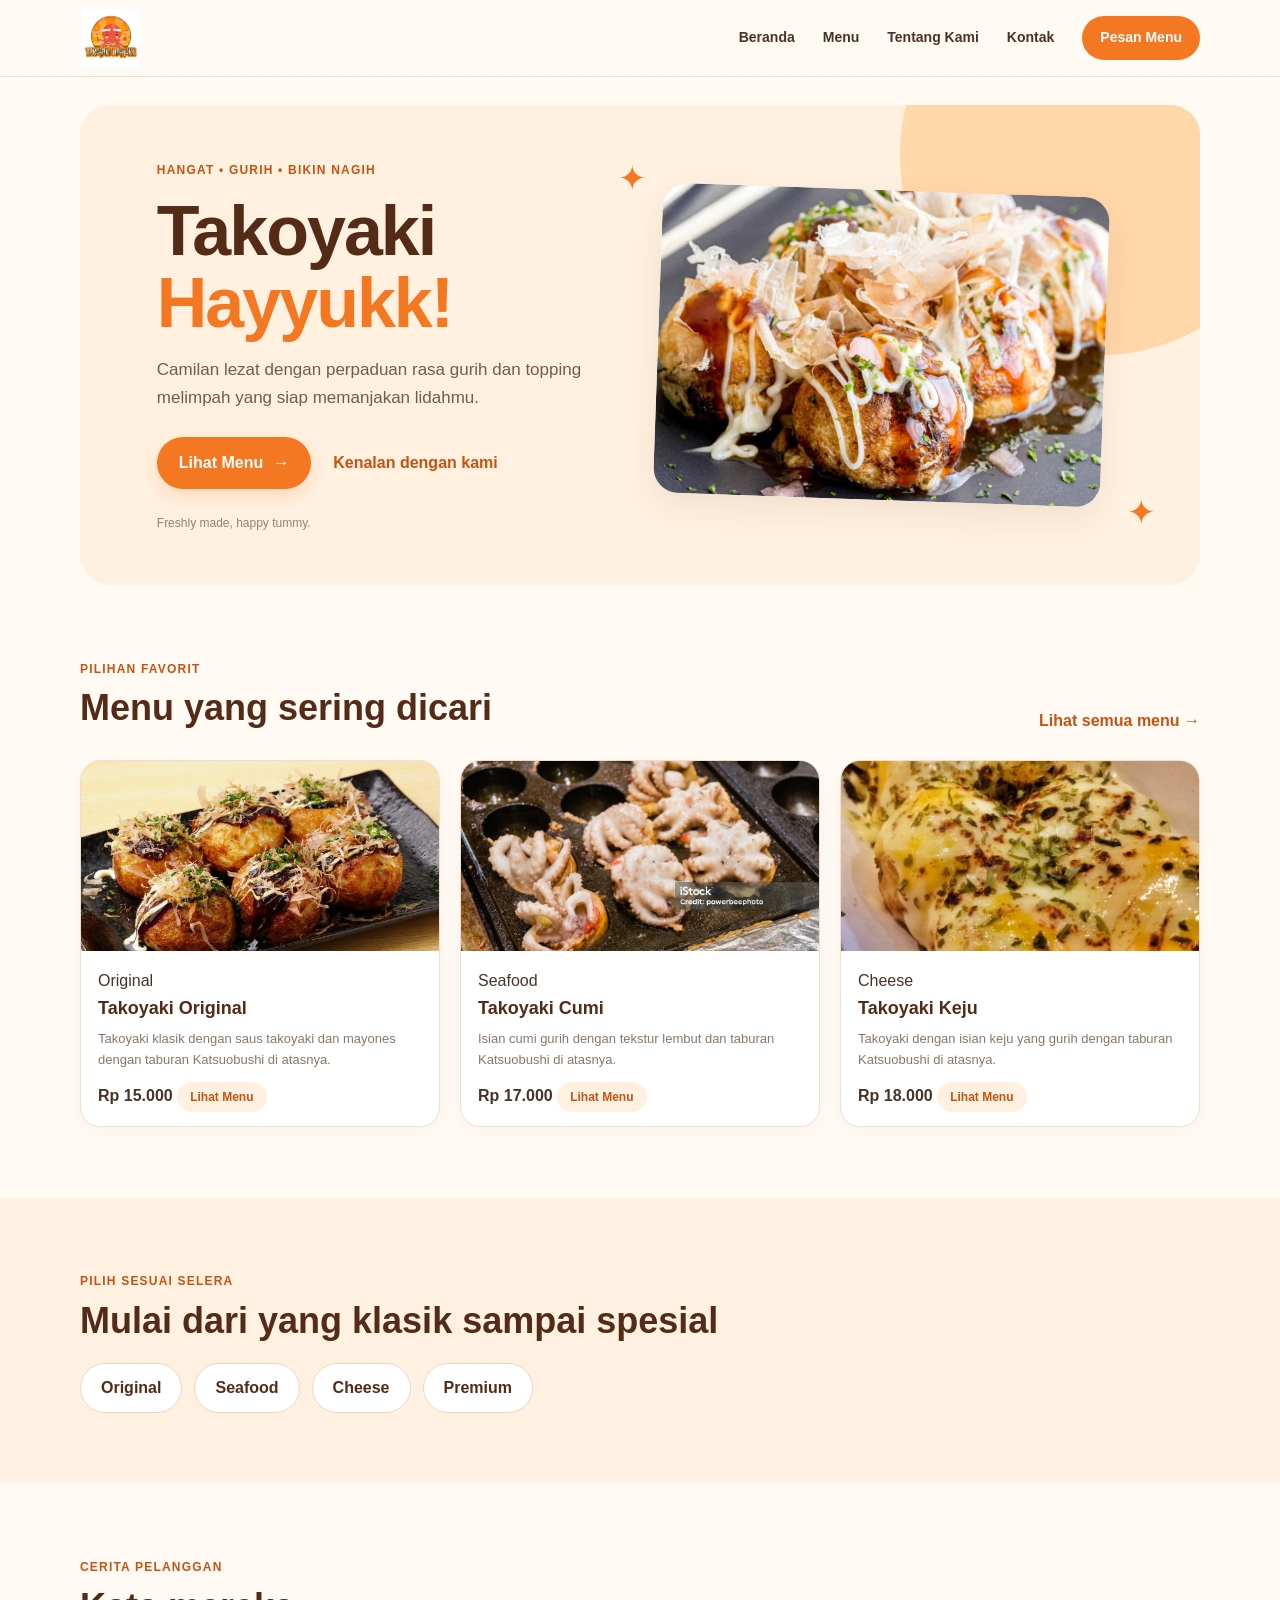
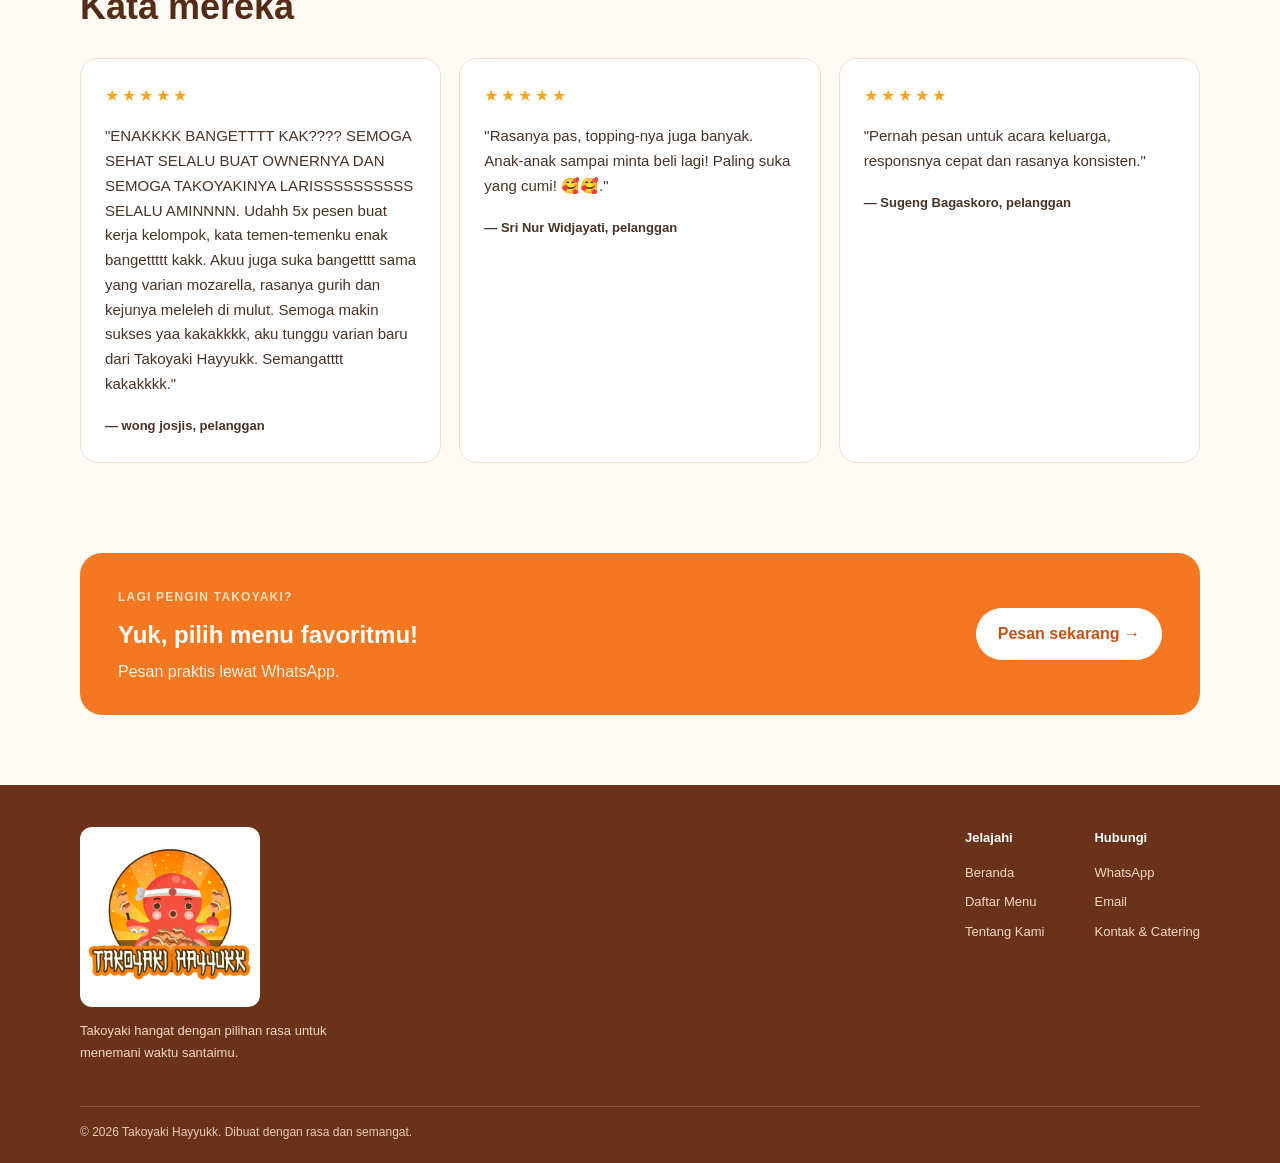
<file: index.html>
<!DOCTYPE html>
<html lang="id">

<head>
    <meta charset="UTF-8">
    <meta name="viewport" content="width=device-width, initial-scale=1.0">

    <meta name="description" content="Takoyaki Hayyukk - Takoyaki hangat dengan banyak pilihan rasa.">

    <title>Takoyaki Hayyukk</title>

    <link rel="stylesheet" href="style.css">

</head>

<body>

    <!-- HEADER / NAVBAR -->
    <header class="site-header">

        <div class="wrap nav-wrap">

            <!-- Logo -->
            <a href="index.html" class="brand">
                <img src="logo takoyaki.png" alt="Logo Takoyaki Hayyukk">
            </a>

            <!-- Tombol Menu Mobile -->
            <button
                class="menu-toggle"
                id="menu-toggle"
                aria-label="Buka navigasi"
                aria-expanded="false">
            </button>

            <!-- Navigasi -->
            <nav class="nav-links" id="nav-links">

                <a href="index.html">Beranda</a>
                <a href="katalog.html">Menu</a>
                <a href="tentang.html">Tentang Kami</a>
                <a href="kontak.html">Kontak</a>

                <a href="katalog.html" class="nav-cta">
                    Pesan Menu
                </a>

            </nav>

        </div>

    </header>


    <!-- KONTEN UTAMA -->
    <main>

        <!-- HERO SECTION -->
        <section class="hero wrap">

            <div class="hero-copy">

                <span class="eyebrow">
                    Hangat &bull; Gurih &bull; Bikin Nagih
                </span>

                <h1>
                    Takoyaki
                    <em>Hayyukk!</em>
                </h1>

                <p>
                    Camilan lezat dengan perpaduan rasa gurih dan
                    topping melimpah yang siap memanjakan lidahmu.
                </p>

                <!-- Tombol Hero -->
                <div class="hero-actions">

                    <a href="katalog.html" class="btn">
                        Lihat Menu
                        <span>&rarr;</span>
                    </a>

                    <a href="tentang.html" class="text-link">
                        Kenalan dengan kami
                    </a>

                </div>

                <div class="mini-note">
                    Freshly made, happy tummy.
                </div>

            </div>


            <!-- Gambar Hero -->
            <div class="hero-photo">

                <img
                    src="gambar takoyaki beranda.jpg"
                    alt="Takoyaki dengan saus dan topping">

            </div>


            <!-- Dekorasi -->
            <span class="spark spark-one">✦</span>
            <span class="spark spark-two">✦</span>

        </section>


        <!-- PRODUK FAVORIT -->
        <section class="section wrap">

            <div class="section-heading">

                <div>
                    <span class="eyebrow">Pilihan favorit</span>
                    <h2>Menu yang sering dicari</h2>
                </div>

                <a href="katalog.html" class="text-link">
                    Lihat semua menu &rarr;
                </a>

            </div>


            <!-- DAFTAR PRODUK -->
            <div class="product-grid featured" id="featured-products">


                <!-- PRODUK 1 -->
                <article class="product-card">

                    <a href="detail.html?id=original">
                        <img src="takoyaki original.jpg" alt="Takoyaki Original">
                    </a>

                    <div class="product-card-body">

                        <span class="product-label">Original</span>

                        <h3>Takoyaki Original</h3>

                        <p>
                            Takoyaki klasik dengan saus takoyaki dan
                            mayones dengan taburan Katsuobushi di atasnya.
                        </p>

                        <strong>Rp 15.000</strong>

                        <a href="detail.html?id=original" class="small-btn">
                            Lihat Menu
                        </a>

                    </div>

                </article>


                <!-- PRODUK 2 -->
                <article class="product-card">

                    <a href="detail.html?id=cumi">
                        <img src="takoyaki cumi.jpg" alt="Takoyaki Cumi">
                    </a>

                    <div class="product-card-body">

                        <span class="product-label">Seafood</span>

                        <h3>Takoyaki Cumi</h3>

                        <p>
                            Isian cumi gurih dengan tekstur lembut dan
                            taburan Katsuobushi di atasnya.
                        </p>

                        <strong>Rp 17.000</strong>

                        <a href="detail.html?id=cumi" class="small-btn">
                            Lihat Menu
                        </a>

                    </div>

                </article>


                <!-- PRODUK 3 -->
                <article class="product-card">

                    <a href="detail.html?id=keju">
                        <img src="takoyaki keju.jpeg" alt="Takoyaki Keju">
                    </a>

                    <div class="product-card-body">

                        <span class="product-label">Cheese</span>

                        <h3>Takoyaki Keju</h3>

                        <p>
                            Takoyaki dengan isian keju yang gurih
                            dengan taburan Katsuobushi di atasnya.
                        </p>

                        <strong>Rp 18.000</strong>

                        <a href="detail.html?id=keju" class="small-btn">
                            Lihat Menu
                        </a>

                    </div>

                </article>

            </div>

        </section>


        <!-- KATEGORI PRODUK -->
        <section class="section categories-band">

            <div class="wrap">

                <span class="eyebrow">
                    Pilih sesuai selera
                </span>

                <h2>
                    Mulai dari yang klasik sampai spesial
                </h2>

                <!-- PILIHAN KATEGORI -->
                <div class="category-chips">

                    <a href="katalog.html?category=Original">
                        Original
                    </a>

                    <a href="katalog.html?category=Seafood">
                        Seafood
                    </a>

                    <a href="katalog.html?category=Cheese">
                        Cheese
                    </a>

                    <a href="katalog.html?category=Premium">
                        Premium
                    </a>

                </div>

            </div>

        </section>


        <!-- TESTIMONI PELANGGAN -->
        <section class="section wrap">

            <div class="section-heading">

                <div>
                    <span class="eyebrow">Cerita pelanggan</span>
                    <h2>Kata mereka</h2>
                </div>

            </div>


            <div class="testimonial-grid">


                <!-- TESTIMONI 1 -->
                <article class="quote-card">

                    <div class="stars">
                        &starf;&starf;&starf;&starf;&starf;
                    </div>

                    <p>
                        "ENAKKKK BANGETTTT KAK???? SEMOGA SEHAT SELALU
                        BUAT OWNERNYA DAN SEMOGA TAKOYAKINYA LARISSSSSSSSSS
                        SELALU AMINNNN. Udahh 5x pesen buat kerja kelompok,
                        kata temen-temenku enak bangettttt kakk.
                        Akuu juga suka bangetttt sama yang varian mozarella,
                        rasanya gurih dan kejunya meleleh di mulut.
                        Semoga makin sukses yaa kakakkkk, aku tunggu varian baru dari
                        Takoyaki Hayyukk. Semangatttt kakakkkk."
                    </p>

                    <b>— wong josjis, pelanggan</b>

                </article>


                <!-- TESTIMONI 2 -->
                <article class="quote-card">

                    <div class="stars">
                        &starf;&starf;&starf;&starf;&starf;
                    </div>

                    <p>
                        "Rasanya pas, topping-nya juga banyak.
                        Anak-anak sampai minta beli lagi!
                        Paling suka yang cumi! 🥰🥰."
                    </p>

                    <b>— Sri Nur Widjayati, pelanggan</b>

                </article>


                <!-- TESTIMONI 3 -->
                <article class="quote-card">

                    <div class="stars">
                        &starf;&starf;&starf;&starf;&starf;
                    </div>

                    <p>
                        "Pernah pesan untuk acara keluarga, responsnya
                        cepat dan rasanya konsisten."
                    </p>

                    <b>— Sugeng Bagaskoro, pelanggan</b>

                </article>

            </div>

        </section>


        <!-- CALL TO ACTION -->
        <section class="cta-strip wrap">

            <div>

                <span class="eyebrow">
                    Lagi pengin takoyaki?
                </span>

                <h2>
                    Yuk, pilih menu favoritmu!
                </h2>

                <p>
                    Pesan praktis lewat WhatsApp.
                </p>

            </div>

            <a href="katalog.html" class="btn btn-light">
                Pesan sekarang &rarr;
            </a>

        </section>

    </main>


    <!-- FOOTER -->
    <footer class="site-footer">

        <div class="wrap">

            <div class="footer-main">


                <!-- INFORMASI TOKO -->
                <div class="footer-brand">

                    <a href="index.html">
                        <img src="logo takoyaki.png" alt="Logo Takoyaki Hayyukk">
                    </a>

                    <p>
                        Takoyaki hangat dengan pilihan rasa untuk
                        menemani waktu santaimu.
                    </p>

                </div>


                <!-- LINK FOOTER -->
                <div class="footer-links">


                    <!-- NAVIGASI -->
                    <div>

                        <b>Jelajahi</b>

                        <a href="index.html">Beranda</a>
                        <a href="katalog.html">Daftar Menu</a>
                        <a href="tentang.html">Tentang Kami</a>

                    </div>


                    <!-- KONTAK -->
                    <div>

                        <b>Hubungi</b>

                        <a href="https://wa.me/628812466667" target="_blank">
                            WhatsApp
                        </a>

                        <a href="mailto:takoyakihayyukk@gmail.com">
                            Email
                        </a>

                        <a href="kontak.html">
                            Kontak &amp; Catering
                        </a>

                    </div>

                </div>

            </div>


            <!-- COPYRIGHT -->
            <div class="copyright">

                &copy; 2026 Takoyaki Hayyukk.
                Dibuat dengan rasa dan semangat.

            </div>

        </div>

    </footer>


    <!-- JAVASCRIPT UTAMA WEBSITE -->
    <script src="script.js"></script>

</body>

</html>
</file>
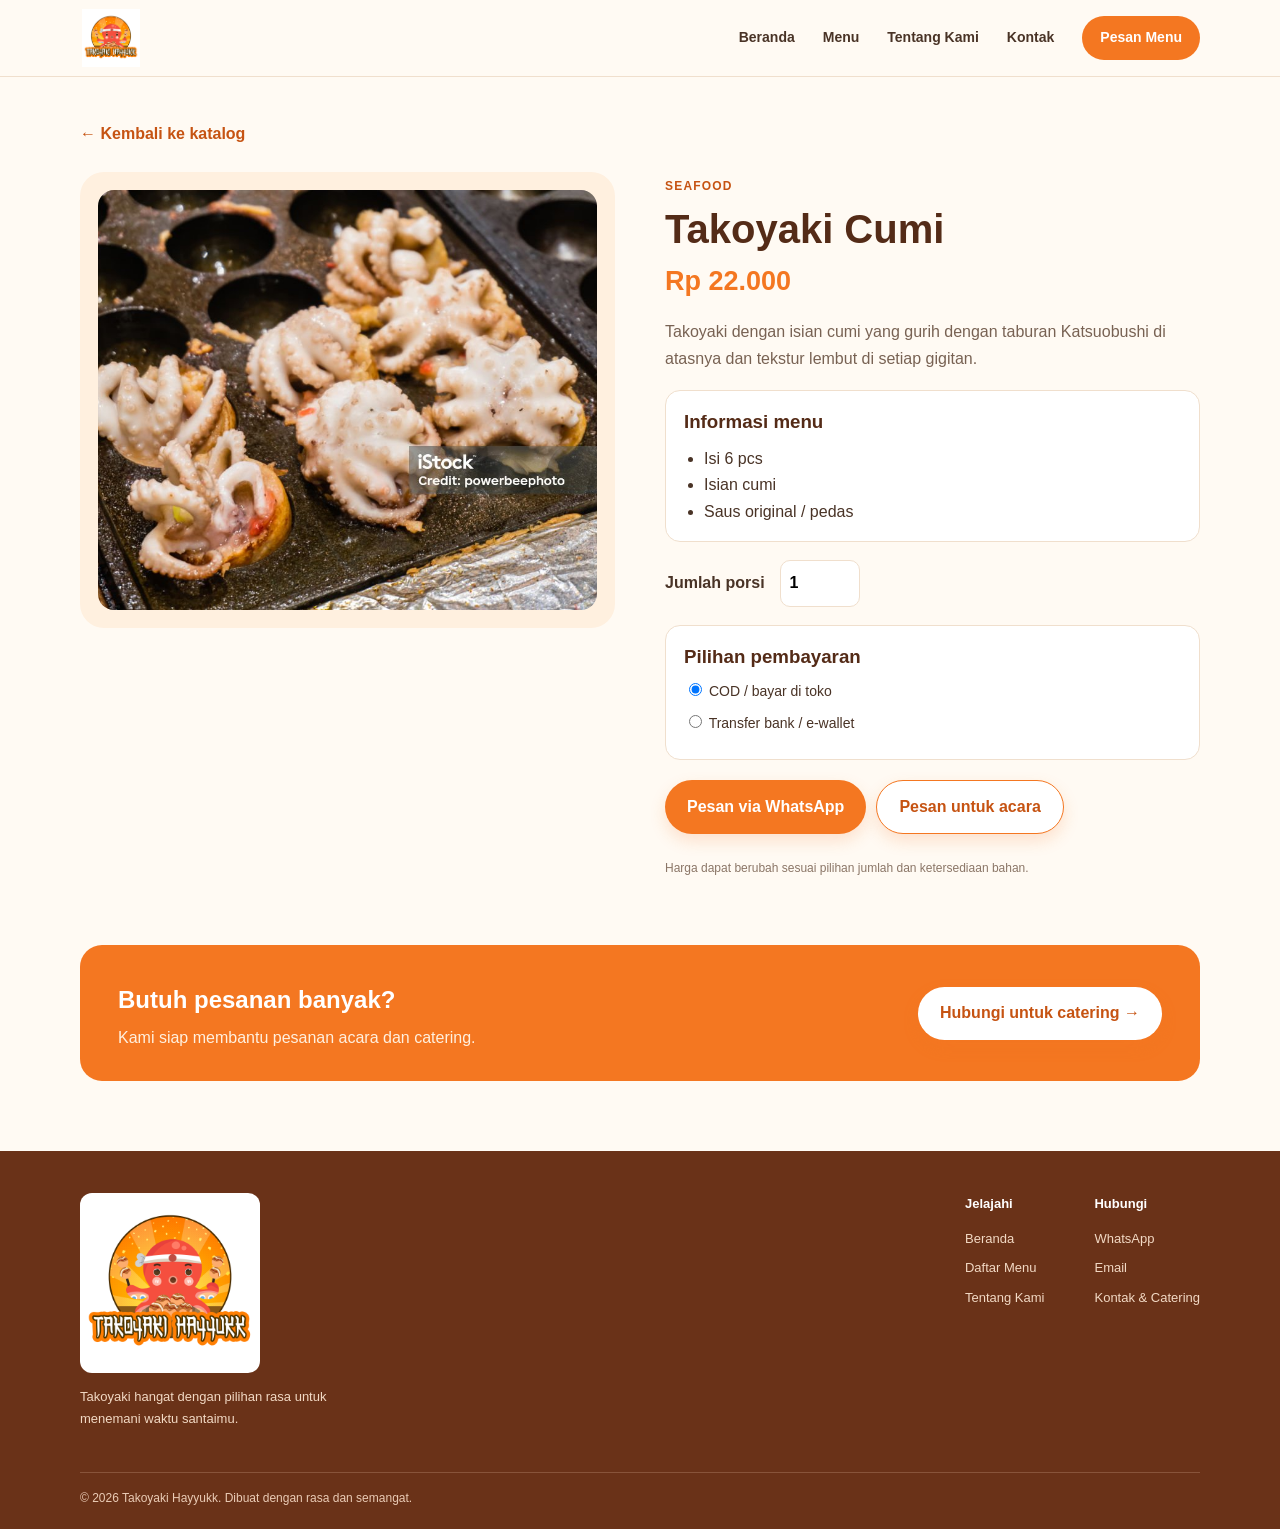
<file: detail.html>
<!DOCTYPE html>
<html lang="id">

<head>
    <meta charset="UTF-8">
    <meta name="viewport" content="width=device-width, initial-scale=1.0">

    <title>Detail Menu | Takoyaki Hayyukk</title>

    <link rel="stylesheet" href="style.css">
</head>

<body>

    <!-- HEADER / NAVBAR -->
    <header class="site-header">
        <div class="wrap nav-wrap">

            <a class="brand" href="index.html">
                <img src="logo takoyaki.png" alt="Logo Takoyaki Hayyukk">
            </a>

            <button
                class="menu-toggle"
                id="menu-toggle"
                aria-label="Buka navigasi"
                aria-expanded="false">
                ☰
            </button>

            <nav class="nav-links" id="nav-links">
                <a href="index.html">Beranda</a>
                <a href="katalog.html">Menu</a>
                <a href="tentang.html">Tentang Kami</a>
                <a href="kontak.html">Kontak</a>
                <a href="katalog.html" class="nav-cta">Pesan Menu</a>
            </nav>

        </div>
    </header>


    <!-- MAIN CONTENT -->
    <main class="wrap page-main">

        <!-- BACK LINK -->
        <a class="back-link" href="katalog.html">
            &larr; Kembali ke katalog
        </a>


        <!-- DETAIL MENU SECTION -->
        <section class="detail-layout">

            <!-- PRODUCT IMAGE -->
            <div class="detail-image">
                <img
                    src="takoyaki cumi.jpg"
                    alt="Takoyaki pilihan"
                    id="detail-image">
            </div>


            <!-- PRODUCT INFORMATION -->
            <div class="detail-copy">

                <span class="eyebrow" id="detail-category">
                    Menu favorit
                </span>

                <h1 id="detail-name">
                    Takoyaki Cumi
                </h1>

                <div class="detail-price" id="detail-price">
                    Rp 17.000
                </div>

                <p id="detail-description">
                    Takoyaki dengan isian cumi yang gurih dan taburan Katsuobushi di atasnya.
                </p>


                <!-- PRODUCT SPECIFICATIONS -->
                <div class="spec-box">

                    <h3>
                        Informasi menu
                    </h3>

                    <ul id="detail-specs">
                        <li>Isi 6 pcs</li>
                        <li>Saus takoyaki dan mayones</li>
                        <li>Dibuat saat dipesan</li>
                    </ul>

                </div>


                <!-- QUANTITY -->
                <label class="qty-label">
                    Jumlah porsi

                    <input
                        type="number"
                        id="detail-qty"
                        min="1"
                        value="1">
                </label>


                <!-- PAYMENT METHOD -->
                <div class="payment-box">

                    <h3>
                        Pilihan pembayaran
                    </h3>

                    <label>
                        <input
                            type="radio"
                            name="payment"
                            value="COD / bayar di toko"
                            checked>

                        COD / bayar di toko
                    </label>

                    <label>
                        <input
                            type="radio"
                            name="payment"
                            value="Transfer bank / e-wallet">

                        Transfer bank / e-wallet
                    </label>

                </div>


                <!-- ORDER ACTIONS -->
                <div class="order-actions">

                    <button class="btn" id="detail-wa">
                        Pesan via WhatsApp
                    </button>

                    <a
                        href="kontak.html"
                        class="btn btn-outline"
                        id="detail-email">
                        Pesan untuk acara
                    </a>

                </div>


                <!-- PRICE INFORMATION -->
                <small class="muted">
                    Harga dapat berubah sesuai pilihan jumlah dan ketersediaan bahan.
                </small>

            </div>

        </section>


        <!-- CATERING CTA -->
        <section class="cta-strip">

            <div>

                <h2>
                    Butuh pesanan banyak?
                </h2>

                <p>
                    Kami siap membantu pesanan acara dan catering.
                </p>

            </div>

            <a
                href="kontak.html#catering"
                class="btn btn-light">
                Hubungi untuk catering &rarr;
            </a>

        </section>

    </main>


    <!-- FOOTER -->
    <footer class="site-footer">

        <div class="wrap">

            <div class="footer-main">

                <!-- FOOTER BRAND -->
                <div class="footer-brand">

                    <a href="index.html">
                        <img src="logo takoyaki.png" alt="Logo Takoyaki Hayyukk">
                    </a>

                    <p>
                        Takoyaki hangat dengan pilihan rasa
                        untuk menemani waktu santaimu.
                    </p>

                </div>


                <!-- FOOTER LINKS -->
                <div class="footer-links">

                    <!-- EXPLORE -->
                    <div>

                        <b>Jelajahi</b>

                        <a href="index.html">Beranda</a>
                        <a href="katalog.html">Daftar Menu</a>
                        <a href="tentang.html">Tentang Kami</a>

                    </div>


                    <!-- CONTACT -->
                    <div>

                        <b>Hubungi</b>

                        <a href="https://wa.me/628812466667">
                            WhatsApp
                        </a>

                        <a href="mailto:takoyakihayyukk@gmail.com">
                            Email
                        </a>

                        <a href="kontak.html">
                            Kontak &amp; Catering
                        </a>

                    </div>

                </div>

            </div>


            <!-- COPYRIGHT -->
            <div class="copyright">

                &copy; 2026 Takoyaki Hayyukk.
                Dibuat dengan rasa dan semangat.

            </div>

        </div>

    </footer>


    <!-- JAVASCRIPT -->
    <script src="script.js"></script>

</body>

</html>
</file>
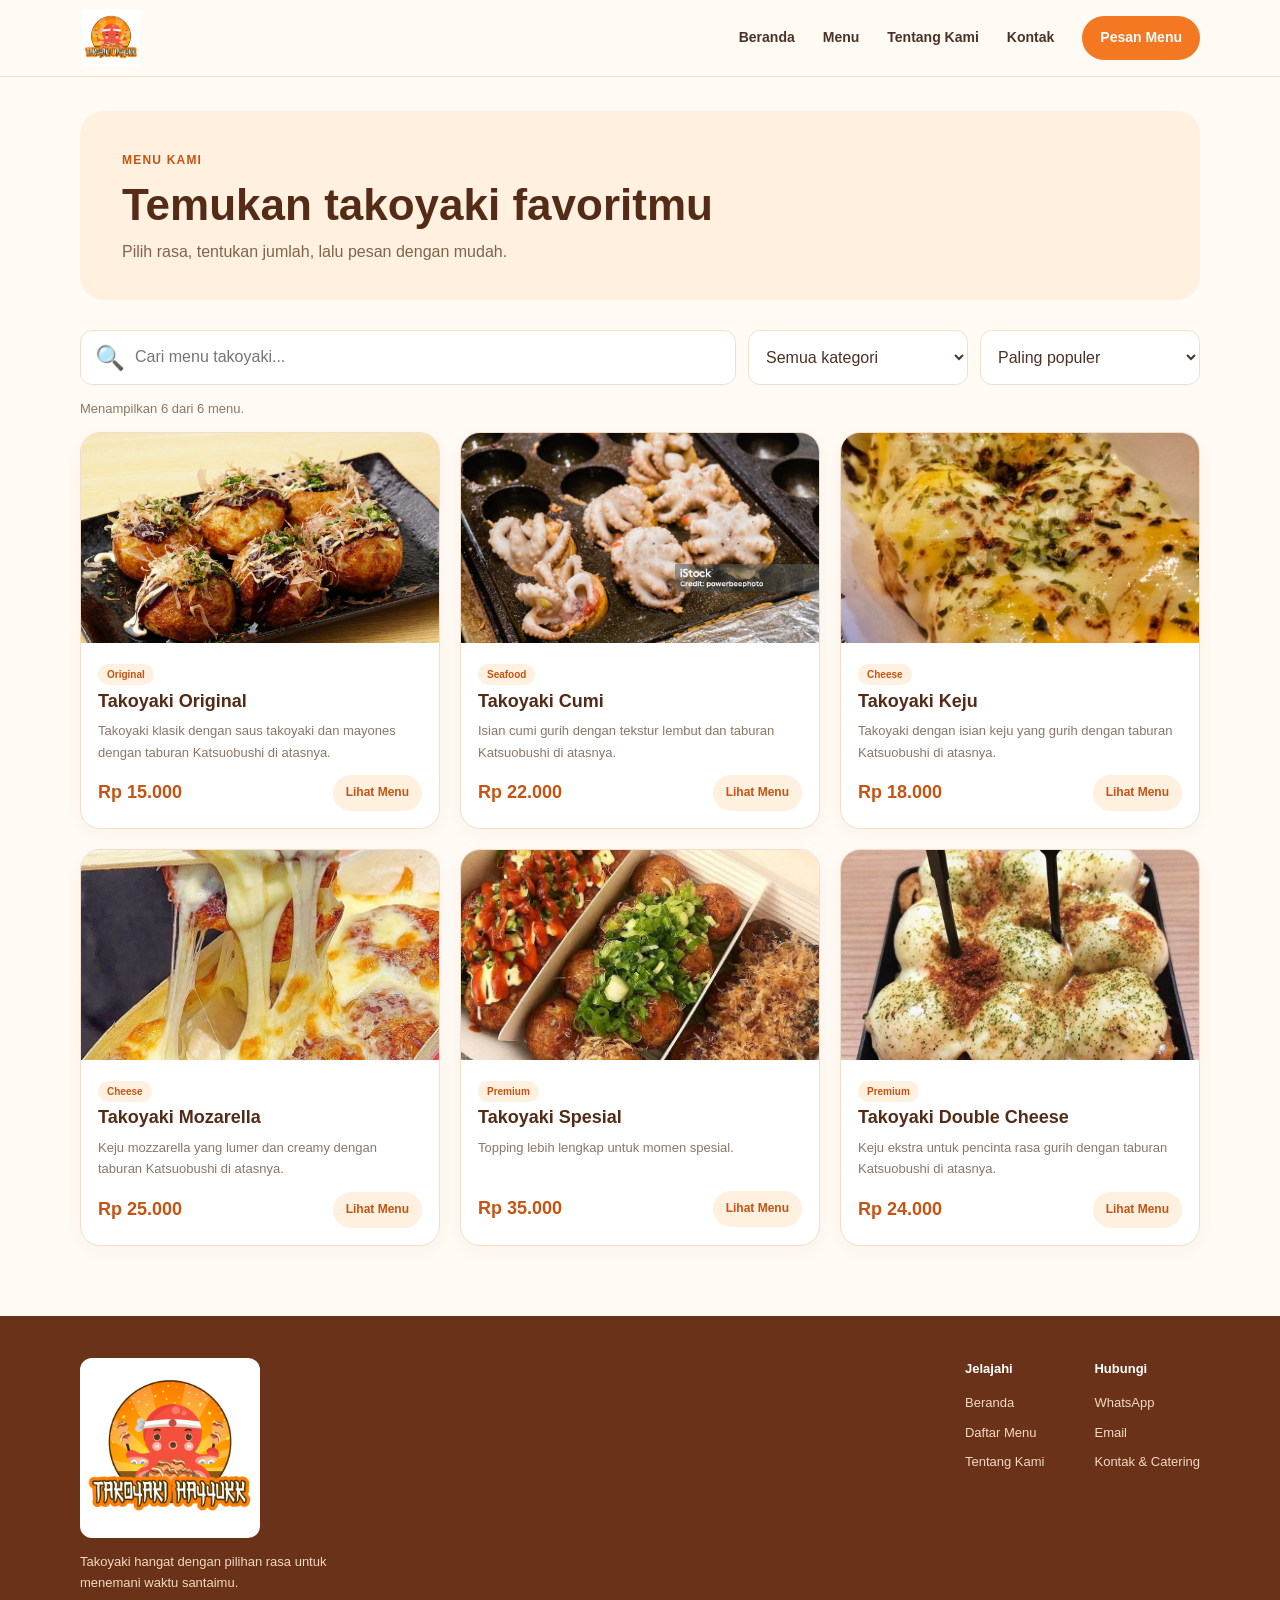
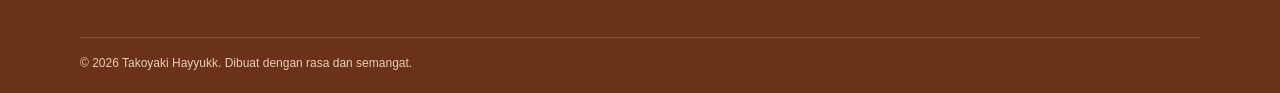
<file: katalog.html>
<!DOCTYPE html>
<html lang="id">

<head>
    <meta charset="UTF-8">
    <meta name="viewport" content="width=device-width, initial-scale=1.0">

    <title>Katalog Menu | Takoyaki Hayyukk</title>

    <link rel="stylesheet" href="style.css">
</head>

<body>

    <!-- HEADER / NAVBAR -->
    <header class="site-header">
        <div class="wrap nav-wrap">

            <a class="brand" href="index.html">
                <img src="logo takoyaki.png" alt="Logo Takoyaki Hayyukk">
            </a>

            <button
                class="menu-toggle"
                id="menu-toggle"
                aria-label="Buka navigasi"
                aria-expanded="false">
                ☰
            </button>

            <nav class="nav-links" id="nav-links">
                <a href="index.html">Beranda</a>
                <a href="katalog.html">Menu</a>
                <a href="tentang.html">Tentang Kami</a>
                <a href="kontak.html">Kontak</a>
                <a href="katalog.html" class="nav-cta">Pesan Menu</a>
            </nav>

        </div>
    </header>


    <!-- MAIN CONTENT -->
    <main class="wrap page-main">

        <!-- PAGE BANNER -->
        <section class="page-banner">

            <span class="eyebrow">
                Menu kami
            </span>

            <h1>
                Temukan takoyaki favoritmu
            </h1>

            <p>
                Pilih rasa, tentukan jumlah, lalu pesan dengan mudah.
            </p>

        </section>


        <!-- CATALOG TOOLS -->
        <div class="catalog-tools">

            <!-- SEARCH MENU -->
            <label class="search-box">

                <span>
                    &#128269;
                </span>

                <input
                    type="search"
                    id="search-input"
                    placeholder="Cari menu takoyaki...">

            </label>


            <!-- CATEGORY FILTER -->
            <select id="category-filter" aria-label="Filter kategori">

                <option value="">
                    Semua kategori
                </option>

                <option>Original</option>
                <option>Seafood</option>
                <option>Cheese</option>
                <option>Premium</option>

            </select>


            <!-- SORT FILTER -->
            <select id="sort-filter" aria-label="Urutkan produk">

                <option value="popular">
                    Paling populer
                </option>

                <option value="low">
                    Harga terendah
                </option>

                <option value="high">
                    Harga tertinggi
                </option>

                <option value="name">
                    Nama A-Z
                </option>

            </select>

        </div>


        <!-- RESULT COUNT -->
        <p class="result-count" id="result-count"></p>


        <!-- PRODUCT CATALOG -->
        <div class="product-grid catalog-grid" id="catalog-products">


            <!-- PRODUCT 1: TAKOYAKI ORIGINAL -->
            <article
                class="product-card"
                data-id="original"
                data-name="Takoyaki Original"
                data-category="Original"
                data-price="15000">

                <a href="detail.html?id=original">
                    <img src="takoyaki original.jpg" alt="Takoyaki Original">
                </a>

                <div class="product-card-body">

                    <span class="badge">
                        Original
                    </span>

                    <h3>
                        Takoyaki Original
                    </h3>

                    <p>
                        Takoyaki klasik dengan saus takoyaki dan mayones dengan taburan Katsuobushi di atasnya.
                    </p>

                    <div class="card-bottom">

                        <strong class="price">
                            Rp 15.000
                        </strong>

                        <a
                            href="detail.html?id=original"
                            class="small-btn">
                            Lihat Menu
                        </a>

                    </div>

                </div>

            </article>


            <!-- PRODUCT 2: TAKOYAKI CUMI -->
            <article
                class="product-card"
                data-id="cumi"
                data-name="Takoyaki Cumi"
                data-category="Seafood"
                data-price="22000">

                <a href="detail.html?id=cumi">
                    <img src="takoyaki cumi.jpg" alt="Takoyaki Cumi">
                </a>

                <div class="product-card-body">

                    <span class="badge">
                        Seafood
                    </span>

                    <h3>
                        Takoyaki Cumi
                    </h3>

                    <p>
                        Isian cumi gurih dengan tekstur lembut dan taburan Katsuobushi di atasnya.
                    </p>

                    <div class="card-bottom">

                        <strong class="price">
                            Rp 22.000
                        </strong>

                        <a
                            href="detail.html?id=cumi"
                            class="small-btn">
                            Lihat Menu
                        </a>

                    </div>

                </div>

            </article>


            <!-- PRODUCT 3: TAKOYAKI KEJU -->
            <article
                class="product-card"
                data-id="keju"
                data-name="Takoyaki Keju"
                data-category="Cheese"
                data-price="18000">

                <a href="detail.html?id=keju">
                    <img src="takoyaki keju.jpeg" alt="Takoyaki Keju">
                </a>

                <div class="product-card-body">

                    <span class="badge">
                        Cheese
                    </span>

                    <h3>
                        Takoyaki Keju
                    </h3>

                    <p>
                        Takoyaki dengan isian keju yang gurih dengan taburan Katsuobushi di atasnya.
                    </p>

                    <div class="card-bottom">

                        <strong class="price">
                            Rp 18.000
                        </strong>

                        <a
                            href="detail.html?id=keju"
                            class="small-btn">
                            Lihat Menu
                        </a>

                    </div>

                </div>

            </article>


            <!-- PRODUCT 4: TAKOYAKI MOZARELLA -->
            <article
                class="product-card"
                data-id="mozarella"
                data-name="Takoyaki Mozarella"
                data-category="Cheese"
                data-price="25000">

                <a href="detail.html?id=mozarella">
                    <img src="takoyaki mozarella.jpeg" alt="Takoyaki Mozarella">
                </a>

                <div class="product-card-body">

                    <span class="badge">
                        Cheese
                    </span>

                    <h3>
                        Takoyaki Mozarella
                    </h3>

                    <p>
                        Keju mozzarella yang lumer dan creamy dengan taburan Katsuobushi di atasnya.
                    </p>

                    <div class="card-bottom">

                        <strong class="price">
                            Rp 25.000
                        </strong>

                        <a
                            href="detail.html?id=mozarella"
                            class="small-btn">
                            Lihat Menu
                        </a>

                    </div>

                </div>

            </article>


            <!-- PRODUCT 5: TAKOYAKI SPESIAL -->
            <article
                class="product-card"
                data-id="spesial"
                data-name="Takoyaki Spesial"
                data-category="Premium"
                data-price="35000">

                <a href="detail.html?id=spesial">
                    <img src="takoyaki spesial.jpg" alt="Takoyaki Spesial">
                </a>

                <div class="product-card-body">

                    <span class="badge">
                        Premium
                    </span>

                    <h3>
                        Takoyaki Spesial
                    </h3>

                    <p>
                        Topping lebih lengkap untuk momen spesial.
                    </p>

                    <div class="card-bottom">

                        <strong class="price">
                            Rp 35.000
                        </strong>

                        <a
                            href="detail.html?id=spesial"
                            class="small-btn">
                            Lihat Menu
                        </a>

                    </div>

                </div>

            </article>


            <!-- PRODUCT 6: TAKOYAKI DOUBLE CHEESE -->
            <article
                class="product-card"
                data-id="double-cheese"
                data-name="Takoyaki Double Cheese"
                data-category="Premium"
                data-price="24000">

                <a href="detail.html?id=double-cheese">
                    <img src="takoyaki double cheese.jpg" alt="Takoyaki Double Cheese">
                </a>

                <div class="product-card-body">

                    <span class="badge">
                        Premium
                    </span>

                    <h3>
                        Takoyaki Double Cheese
                    </h3>

                    <p>
                        Keju ekstra untuk pencinta rasa gurih dengan taburan Katsuobushi di atasnya.
                    </p>

                    <div class="card-bottom">

                        <strong class="price">
                            Rp 24.000
                        </strong>

                        <a
                            href="detail.html?id=double-cheese"
                            class="small-btn">
                            Lihat Menu
                        </a>

                    </div>

                </div>

            </article>

        </div>


        <!-- EMPTY STATE -->
        <p class="empty-state hidden" id="empty-state">
            Menu belum ditemukan. Coba kata kunci atau kategori lain, ya.
        </p>

    </main>


    <!-- FOOTER -->
    <footer class="site-footer">

        <div class="wrap">

            <div class="footer-main">

                <!-- FOOTER BRAND -->
                <div class="footer-brand">

                    <a href="index.html">
                        <img src="logo takoyaki.png" alt="Logo Takoyaki Hayyukk">
                    </a>

                    <p>
                        Takoyaki hangat dengan pilihan rasa
                        untuk menemani waktu santaimu.
                    </p>

                </div>


                <!-- FOOTER LINKS -->
                <div class="footer-links">

                    <!-- EXPLORE -->
                    <div>

                        <b>Jelajahi</b>

                        <a href="index.html">Beranda</a>
                        <a href="katalog.html">Daftar Menu</a>
                        <a href="tentang.html">Tentang Kami</a>

                    </div>


                    <!-- CONTACT -->
                    <div>

                        <b>Hubungi</b>

                        <a href="https://wa.me/628812466667">
                            WhatsApp
                        </a>

                        <a href="mailto:takoyakihayyukk@gmail.com">
                            Email
                        </a>

                        <a href="kontak.html">
                            Kontak &amp; Catering
                        </a>

                    </div>

                </div>

            </div>


            <!-- COPYRIGHT -->
            <div class="copyright">

                &copy; 2026 Takoyaki Hayyukk.
                Dibuat dengan rasa dan semangat.

            </div>

        </div>

    </footer>


    <!-- JAVASCRIPT -->
    <script src="script.js"></script>

</body>

</html>
</file>
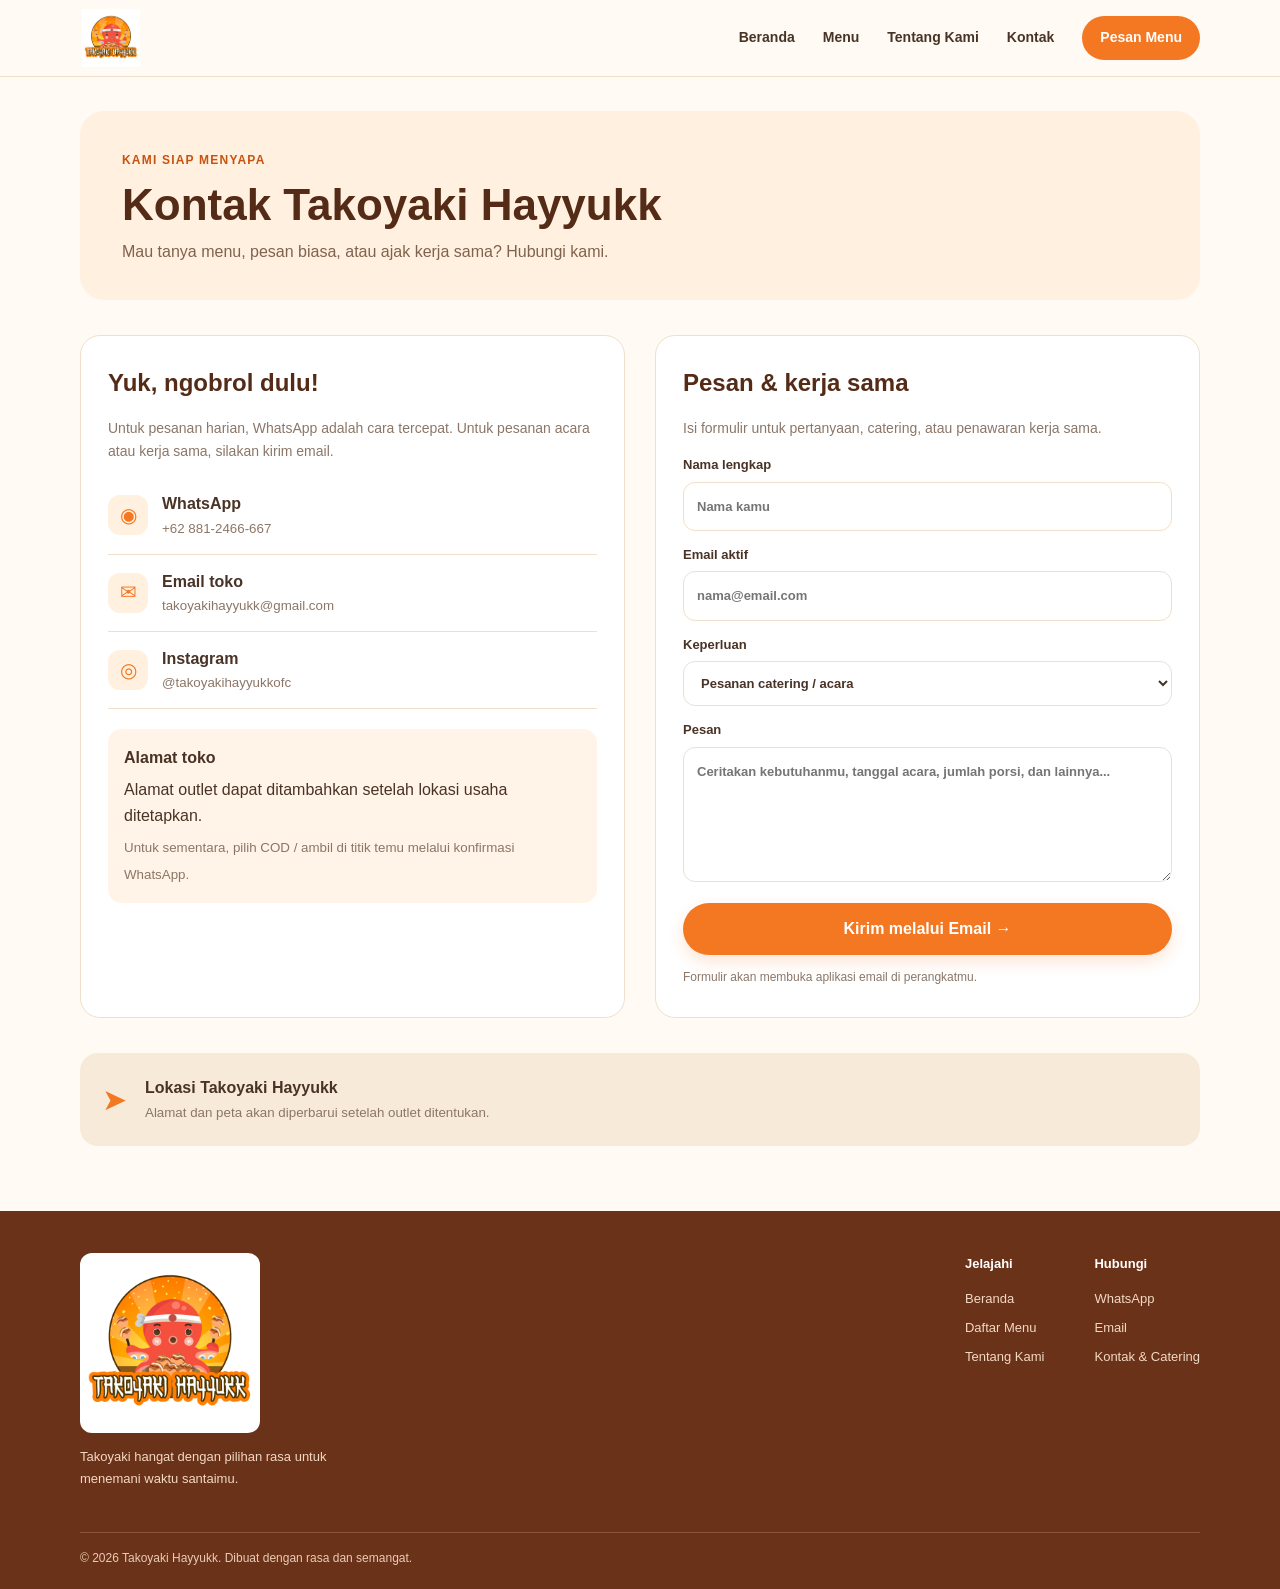
<file: kontak.html>
<!DOCTYPE html>
<html lang="id">

<head>
    <meta charset="UTF-8">
    <meta name="viewport" content="width=device-width, initial-scale=1.0">

    <title>Kontak | Takoyaki Hayyukk</title>

    <link rel="stylesheet" href="style.css">
</head>

<body>

    <!-- HEADER / NAVBAR -->
    <header class="site-header">
        <div class="wrap nav-wrap">

            <a class="brand" href="index.html">
                <img src="logo takoyaki.png" alt="Logo Takoyaki Hayyukk">
            </a>

            <button
                class="menu-toggle"
                id="menu-toggle"
                aria-label="Buka navigasi"
                aria-expanded="false">
                ☰
            </button>

            <nav class="nav-links" id="nav-links">
                <a href="index.html">Beranda</a>
                <a href="katalog.html">Menu</a>
                <a href="tentang.html">Tentang Kami</a>
                <a href="kontak.html">Kontak</a>
                <a href="katalog.html" class="nav-cta">Pesan Menu</a>
            </nav>

        </div>
    </header>


    <!-- MAIN CONTENT -->
    <main class="wrap page-main">

        <!-- PAGE BANNER -->
        <section class="page-banner">

            <span class="eyebrow">
                Kami siap menyapa
            </span>

            <h1>
                Kontak Takoyaki Hayyukk
            </h1>

            <p>
                Mau tanya menu, pesan biasa, atau ajak kerja sama?
                Hubungi kami.
            </p>

        </section>


        <!-- CONTACT SECTION -->
        <section class="contact-layout">

            <!-- CONTACT INFORMATION -->
            <div class="contact-info">

                <h2>
                    Yuk, ngobrol dulu!
                </h2>

                <p>
                    Untuk pesanan harian, WhatsApp adalah cara tercepat.
                    Untuk pesanan acara atau kerja sama, silakan kirim email.
                </p>


                <!-- WHATSAPP -->
                <a
                    class="contact-row"
                    href="https://wa.me/628812466667"
                    target="_blank"
                    rel="noopener">

                    <span>◉</span>

                    <div>
                        <b>WhatsApp</b>
                        <small>+62 881-2466-667</small>
                    </div>

                </a>


                <!-- EMAIL -->
                <a
                    class="contact-row"
                    href="mailto:takoyakihayyukk@gmail.com">

                    <span>✉</span>

                    <div>
                        <b>Email toko</b>
                        <small>takoyakihayyukk@gmail.com</small>
                    </div>

                </a>


                <!-- INSTAGRAM -->
                <a
                    class="contact-row"
                    href="https://instagram.com/takoyakihayyukkofc"
                    target="_blank"
                    rel="noopener">

                    <span>◎</span>

                    <div>
                        <b>Instagram</b>
                        <small>@takoyakihayyukkofc</small>
                    </div>

                </a>


                <!-- STORE ADDRESS -->
                <div class="address-card">

                    <b>Alamat toko</b>

                    <p>
                        Alamat outlet dapat ditambahkan setelah lokasi usaha ditetapkan.
                    </p>

                    <small>
                        Untuk sementara, pilih COD / ambil di titik temu
                        melalui konfirmasi WhatsApp.
                    </small>

                </div>

            </div>


            <!-- CONTACT FORM -->
            <form class="contact-form" id="contact-form">

                <h2 id="catering">
                    Pesan &amp; kerja sama
                </h2>

                <p>
                    Isi formulir untuk pertanyaan, catering, atau penawaran kerja sama.
                </p>


                <!-- NAME -->
                <label>
                    Nama lengkap

                    <input
                        type="text"
                        name="name"
                        placeholder="Nama kamu"
                        required>
                </label>


                <!-- EMAIL -->
                <label>
                    Email aktif

                    <input
                        type="email"
                        name="email"
                        placeholder="nama@email.com"
                        required>
                </label>


                <!-- PURPOSE -->
                <label>
                    Keperluan

                    <select name="purpose">

                        <option>Pesanan catering / acara</option>
                        <option>Kerja sama bisnis</option>
                        <option>Pertanyaan menu</option>
                        <option>Lainnya</option>

                    </select>
                </label>


                <!-- MESSAGE -->
                <label>
                    Pesan

                    <textarea
                        name="message"
                        placeholder="Ceritakan kebutuhanmu, tanggal acara, jumlah porsi, dan lainnya..."
                        rows="5"
                        required></textarea>
                </label>


                <!-- SUBMIT BUTTON -->
                <button class="btn" type="submit">
                    Kirim melalui Email &rarr;
                </button>

                <small class="muted">
                    Formulir akan membuka aplikasi email di perangkatmu.
                </small>

            </form>

        </section>


        <!-- MAP PLACEHOLDER -->
        <div class="map-placeholder">

            <span>
                &#10148;
            </span>

            <div>
                <b>Lokasi Takoyaki Hayyukk</b>

                <small>
                    Alamat dan peta akan diperbarui setelah outlet ditentukan.
                </small>
            </div>

        </div>

    </main>


    <!-- FOOTER -->
    <footer class="site-footer">

        <div class="wrap">

            <div class="footer-main">

                <!-- FOOTER BRAND -->
                <div class="footer-brand">

                    <a href="index.html">
                        <img
                            src="logo takoyaki.png"
                            alt="Logo Takoyaki Hayyukk">
                    </a>

                    <p>
                        Takoyaki hangat dengan pilihan rasa
                        untuk menemani waktu santaimu.
                    </p>

                </div>


                <!-- FOOTER LINKS -->
                <div class="footer-links">

                    <!-- EXPLORE -->
                    <div>

                        <b>Jelajahi</b>

                        <a href="index.html">Beranda</a>
                        <a href="katalog.html">Daftar Menu</a>
                        <a href="tentang.html">Tentang Kami</a>

                    </div>


                    <!-- CONTACT -->
                    <div>

                        <b>Hubungi</b>

                        <a href="https://wa.me/628812466667">
                            WhatsApp
                        </a>

                        <a href="mailto:takoyakihayyukk@gmail.com">
                            Email
                        </a>

                        <a href="kontak.html">
                            Kontak &amp; Catering
                        </a>

                    </div>

                </div>

            </div>


            <!-- COPYRIGHT -->
            <div class="copyright">

                &copy; 2026 Takoyaki Hayyukk.
                Dibuat dengan rasa dan semangat.

            </div>

        </div>

    </footer>


    <!-- JAVASCRIPT -->
    <script src="script.js"></script>

</body>

</html>
</file>
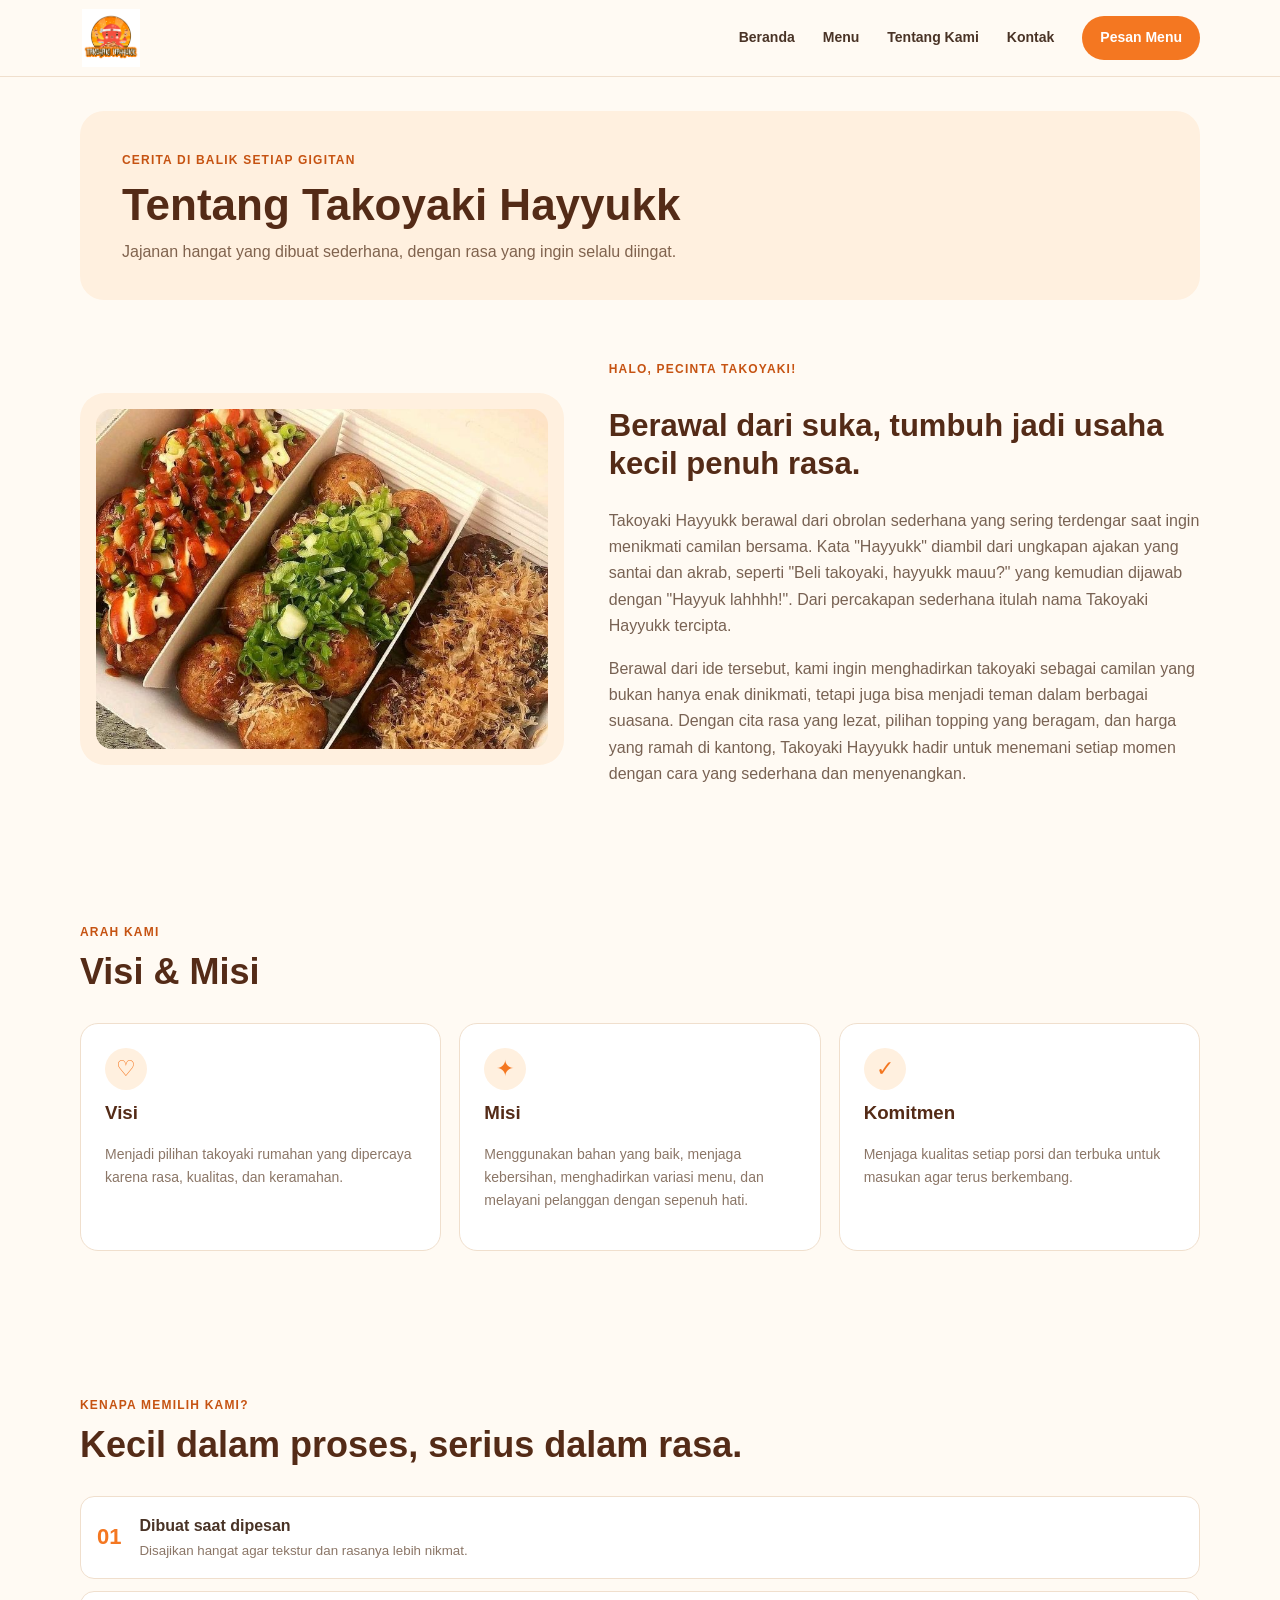
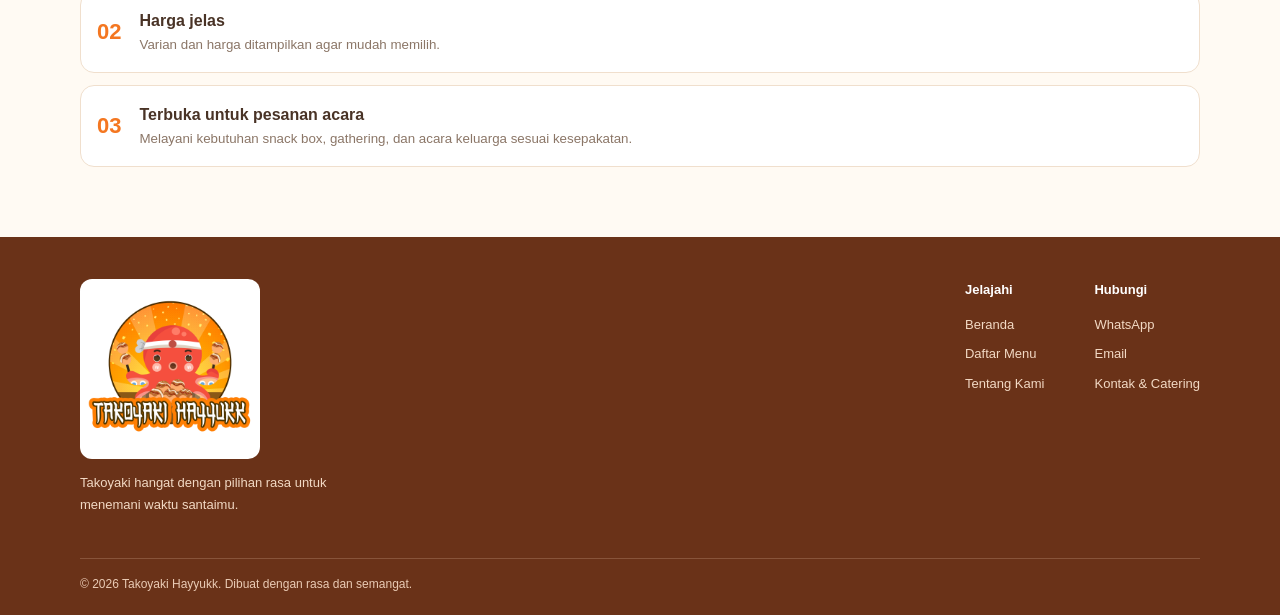
<file: tentang.html>
<!DOCTYPE html>
<html lang="id">

<head>
    <meta charset="UTF-8">
    <meta name="viewport" content="width=device-width, initial-scale=1.0">

    <title>Tentang Kami | Takoyaki Hayyukk</title>

    <link rel="stylesheet" href="style.css">
</head>

<body>

    <!-- HEADER / NAVBAR -->
    <header class="site-header">
        <div class="wrap nav-wrap">

            <a class="brand" href="index.html">
                <img src="logo takoyaki.png" alt="Logo Takoyaki Hayyukk">
            </a>

            <button
                class="menu-toggle"
                id="menu-toggle"
                aria-label="Buka navigasi"
                aria-expanded="false">
                ☰
            </button>

            <nav class="nav-links" id="nav-links">
                <a href="index.html">Beranda</a>
                <a href="katalog.html">Menu</a>
                <a href="tentang.html">Tentang Kami</a>
                <a href="kontak.html">Kontak</a>
                <a href="katalog.html" class="nav-cta">Pesan Menu</a>
            </nav>

        </div>
    </header>


    <!-- MAIN CONTENT -->
    <main class="wrap page-main">

        <!-- PAGE BANNER -->
        <section class="page-banner">

            <span class="eyebrow">
                Cerita di balik setiap gigitan
            </span>

            <h1>
                Tentang Takoyaki Hayyukk
            </h1>

            <p>
                Jajanan hangat yang dibuat sederhana,
                dengan rasa yang ingin selalu diingat.
            </p>

        </section>


        <!-- STORY SECTION -->
        <section class="story-layout">

            <div class="story-image">
                <img src="takoyaki spesial.jpg" alt="Takoyaki Hayyukk dengan topping">
            </div>

            <div>

                <span class="eyebrow">
                    Halo, pecinta takoyaki!
                </span>

                <h2>
                    Berawal dari suka, tumbuh jadi usaha kecil penuh rasa.
                </h2>

                <p>
                    Takoyaki Hayyukk berawal dari obrolan sederhana yang sering terdengar 
                    saat ingin menikmati camilan bersama. Kata "Hayyukk" diambil dari ungkapan 
                    ajakan yang santai dan akrab, seperti "Beli takoyaki, hayyukk mauu?" 
                    yang kemudian dijawab dengan "Hayyuk lahhhh!". 
                    Dari percakapan sederhana itulah nama Takoyaki Hayyukk tercipta.
                </p>

                <p>
                    Berawal dari ide tersebut, kami ingin menghadirkan takoyaki sebagai 
                    camilan yang bukan hanya enak dinikmati, tetapi juga bisa menjadi teman 
                    dalam berbagai suasana. Dengan cita rasa yang lezat, 
                    pilihan topping yang beragam, dan harga yang ramah di kantong, 
                    Takoyaki Hayyukk hadir untuk menemani setiap momen dengan 
                    cara yang sederhana dan menyenangkan.
                </p>

            </div>

        </section>


        <!-- VISION AND MISSION SECTION -->
        <section class="section">

            <div class="section-heading">

                <div>
                    <span class="eyebrow">
                        Arah kami
                    </span>

                    <h2>
                        Visi &amp; Misi
                    </h2>
                </div>

            </div>


            <div class="values-grid">

                <!-- VISION -->
                <article class="value-card">

                    <span class="value-icon">
                        ♡
                    </span>

                    <h3>
                        Visi
                    </h3>

                    <p>
                        Menjadi pilihan takoyaki rumahan yang dipercaya
                        karena rasa, kualitas, dan keramahan.
                    </p>

                </article>


                <!-- MISSION -->
                <article class="value-card">

                    <span class="value-icon">
                        ✦
                    </span>

                    <h3>
                        Misi
                    </h3>

                    <p>
                        Menggunakan bahan yang baik, menjaga kebersihan,
                        menghadirkan variasi menu, dan melayani pelanggan
                        dengan sepenuh hati.
                    </p>

                </article>


                <!-- COMMITMENT -->
                <article class="value-card">

                    <span class="value-icon">
                        &checkmark;
                    </span>

                    <h3>
                        Komitmen
                    </h3>

                    <p>
                        Menjaga kualitas setiap porsi dan terbuka untuk
                        masukan agar terus berkembang.
                    </p>

                </article>

            </div>

        </section>


        <!-- BENEFITS SECTION -->
        <section class="section">

            <div class="section-heading">

                <div>
                    <span class="eyebrow">
                        Kenapa memilih kami?
                    </span>

                    <h2>
                        Kecil dalam proses, serius dalam rasa.
                    </h2>
                </div>

            </div>


            <div class="benefit-list">

                <!-- BENEFIT 01 -->
                <div>

                    <b>01</b>

                    <span>
                        <strong>
                            Dibuat saat dipesan
                        </strong>

                        <small>
                            Disajikan hangat agar tekstur dan rasanya
                            lebih nikmat.
                        </small>
                    </span>

                </div>


                <!-- BENEFIT 02 -->
                <div>

                    <b>02</b>

                    <span>
                        <strong>
                            Harga jelas
                        </strong>

                        <small>
                            Varian dan harga ditampilkan agar mudah memilih.
                        </small>
                    </span>

                </div>


                <!-- BENEFIT 03 -->
                <div>

                    <b>03</b>

                    <span>
                        <strong>
                            Terbuka untuk pesanan acara
                        </strong>

                        <small>
                            Melayani kebutuhan snack box, gathering,
                            dan acara keluarga sesuai kesepakatan.
                        </small>
                    </span>

                </div>

            </div>

        </section>

    </main>


    <!-- FOOTER -->
    <footer class="site-footer">

        <div class="wrap">

            <div class="footer-main">

                <!-- FOOTER BRAND -->
                <div class="footer-brand">

                    <a href="index.html">
                        <img src="logo takoyaki.png" alt="Logo Takoyaki Hayyukk">
                    </a>

                    <p>
                        Takoyaki hangat dengan pilihan rasa
                        untuk menemani waktu santaimu.
                    </p>

                </div>


                <!-- FOOTER LINKS -->
                <div class="footer-links">

                    <!-- EXPLORE -->
                    <div>

                        <b>Jelajahi</b>

                        <a href="index.html">Beranda</a>
                        <a href="katalog.html">Daftar Menu</a>
                        <a href="tentang.html">Tentang Kami</a>

                    </div>


                    <!-- CONTACT -->
                    <div>

                        <b>Hubungi</b>

                        <a href="https://wa.me/628812466667">
                            WhatsApp
                        </a>

                        <a href="mailto:takoyakihayyukk@gmail.com">
                            Email
                        </a>

                        <a href="kontak.html">
                            Kontak &amp; Catering
                        </a>

                    </div>

                </div>

            </div>


            <!-- COPYRIGHT -->
            <div class="copyright">

                &copy; 2026 Takoyaki Hayyukk.
                Dibuat dengan rasa dan semangat.

            </div>

        </div>

    </footer>


    <!-- JAVASCRIPT -->
    <script src="script.js"></script>

</body>

</html>
</file>
<file: style.css>
:root {
    --orange: #f47721;
    --orange-dark: #c65312;
    --orange-soft: #fff0df;

    --cream: #fffaf3;
    --cream2: #fff4e7;

    --brown: #542b17;
    --text: #493326;
    --muted: #8b7667;

    --line: #f0dfcd;
    --white: #fff;

    --shadow: 0 12px 32px rgba(105, 57, 22, .08);
}

* {
    box-sizing: border-box;
}

html {
    scroll-behavior: smooth;
}

body {
    margin: 0;
    background: var(--cream);
    color: var(--text);
    font-family: 'Trebuchet MS', Arial, sans-serif;
    line-height: 1.65;
}

img {
    max-width: 100%;
    display: block;
}

a {
    color: inherit;
    text-decoration: none;
}

button,
input,
select,
textarea {
    font: inherit;
}

.wrap {
    width: min(1120px, calc(100% - 40px));
    margin-inline: auto;
}

.site-header {
    position: sticky;
    top: 0;
    z-index: 20;
    background: rgba(255, 250, 243, .96);
    border-bottom: 1px solid var(--line);
    backdrop-filter: blur(12px);
}

.nav-wrap {
    height: 76px;
    display: flex;
    align-items: center;
    justify-content: space-between;
    gap: 24px;
}

/* LOGO NAVBAR */
.brand {
    display: flex;
    align-items: center;
    flex-shrink: 0;
    line-height: 0;
}

.brand img {
    width: 62px;
    height: auto;
    max-height: 58px;
    object-fit: contain;
    flex-shrink: 0;
}

/* NAVIGATION */
.nav-links {
    display: flex;
    align-items: center;
    gap: 28px;
    font-weight: 800;
    font-size: 14px;
}

.nav-links a {
    padding: 9px 0;
    transition: .2s;
}

.nav-links a:hover,
.nav-links a.active {
    color: var(--orange);
}

.nav-cta {
    background: var(--orange);
    color: white;
    padding: 10px 18px !important;
    border-radius: 999px;
}

/* MENU BUTTON */
.menu-toggle {
    display: none;
    border: 0;
    background: var(--orange-soft);
    color: var(--brown);
    border-radius: 10px;
    padding: 9px 12px;
    font-size: 22px;
    cursor: pointer;
}

.hero {
    position: relative;
    display: grid;
    grid-template-columns: 1fr 1fr;
    align-items: center;
    min-height: 480px;
    margin-top: 28px;
    padding: 48px 6%;
    border-radius: 30px;
    overflow: hidden;
    background: var(--orange-soft);
}

.hero:before {
    content: "";
    position: absolute;
    width: 400px;
    height: 400px;
    border-radius: 50%;
    background: #ffd7a9;
    right: -100px;
    top: -150px;
}

.hero-copy,
.hero-photo {
    position: relative;
    z-index: 1;
}

.eyebrow {
    display: inline-block;
    color: var(--orange-dark);
    font-size: 12px;
    font-weight: 900;
    letter-spacing: 1.2px;
    text-transform: uppercase;
}

.hero h1 {
    font-size: clamp(42px, 6vw, 70px);
    line-height: 1.02;
    margin: 14px 0;
    color: var(--brown);
    letter-spacing: -2px;
}

.hero h1 em {
    display: block;
    color: var(--orange);
    font-style: normal;
}

.hero-copy p {
    max-width: 440px;
    color: #765b49;
    font-size: 17px;
}

.hero-actions {
    display: flex;
    align-items: center;
    gap: 22px;
    margin-top: 25px;
}

.mini-note {
    font-size: 12px;
    color: #9a806e;
    margin-top: 25px;
}

.hero-photo {
    padding: 18px;
}

.hero-photo img {
    width: 100%;
    height: 310px;
    object-fit: cover;
    border-radius: 25px;
    transform: rotate(2deg);
    box-shadow: var(--shadow);
}

.spark {
    position: absolute;
    color: var(--orange);
    font-size: 34px;
}

.spark-one {
    top: 45px;
    left: 48%;
}

.spark-two {
    bottom: 45px;
    right: 4%;
}

.btn {
    display: inline-flex;
    align-items: center;
    justify-content: center;
    gap: 10px;
    border: 0;
    background: var(--orange);
    color: white;
    padding: 13px 22px;
    border-radius: 999px;
    font-weight: 900;
    cursor: pointer;
    box-shadow: 0 7px 16px rgba(244, 119, 33, .18);
    transition: .2s;
}

.btn:hover {
    background: var(--orange-dark);
    transform: translateY(-2px);
}

.btn-light {
    background: white;
    color: var(--orange-dark);
}

.btn-outline {
    background: white;
    color: var(--orange-dark);
    border: 1px solid var(--orange);
}

.text-link {
    color: var(--orange-dark);
    font-weight: 900;
}

.section {
    padding-block: 70px;
}

.section-heading {
    display: flex;
    justify-content: space-between;
    align-items: end;
    gap: 20px;
    margin-bottom: 25px;
}

.section-heading h2,
.section h2 {
    font-size: clamp(26px, 3vw, 36px);
    line-height: 1.15;
    margin: 6px 0;
    color: var(--brown);
}

.product-grid {
    display: grid;
    grid-template-columns: repeat(3, 1fr);
    gap: 20px;
}

.product-card {
    background: white;
    border: 1px solid var(--line);
    border-radius: 20px;
    overflow: hidden;
    transition: .25s;
    box-shadow: 0 5px 18px rgba(80, 44, 22, .035);
}

.product-card:hover {
    transform: translateY(-5px);
    box-shadow: var(--shadow);
}

.product-card img {
    width: 100%;
    height: 190px;
    object-fit: cover;
    background: var(--cream2);
}

.product-card-body {
    padding: 17px;
}

.product-card h3 {
    margin: 0 0 4px;
    color: var(--brown);
    font-size: 18px;
}

.product-card p {
    margin: 0 0 12px;
    color: var(--muted);
    font-size: 13px;
    min-height: 42px;
}

.price {
    color: var(--orange-dark);
    font-weight: 900;
    font-size: 18px;
}

.card-bottom {
    display: flex;
    justify-content: space-between;
    align-items: center;
    gap: 8px;
    margin-top: 12px;
}

.small-btn {
    background: var(--orange-soft);
    color: var(--orange-dark);
    padding: 8px 13px;
    border-radius: 999px;
    font-size: 12px;
    font-weight: 900;
}

.badge {
    font-size: 10px;
    color: var(--orange-dark);
    background: #fff0df;
    padding: 5px 9px;
    border-radius: 999px;
    font-weight: 900;
}

.categories-band {
    background: #fff1e1;
}

.categories-band h2 {
    margin-bottom: 22px;
}

.category-chips {
    display: flex;
    gap: 12px;
    flex-wrap: wrap;
}

.category-chips a {
    background: white;
    border: 1px solid #f3d6b9;
    padding: 11px 20px;
    border-radius: 999px;
    font-weight: 900;
    color: var(--brown);
}

.category-chips a:hover {
    background: var(--orange);
    color: white;
}

.testimonial-grid,
.values-grid {
    display: grid;
    grid-template-columns: repeat(3, 1fr);
    gap: 18px;
}

.quote-card,
.value-card {
    padding: 24px;
    border: 1px solid var(--line);
    background: white;
    border-radius: 18px;
}

.quote-card p {
    font-size: 15px;
}

.quote-card b {
    font-size: 13px;
}

.stars {
    color: #f4a623;
    letter-spacing: 3px;
}

.cta-strip {
    margin: 20px auto 70px;
    padding: 30px 38px;
    border-radius: 22px;
    background: var(--orange);
    color: white;
    display: flex;
    align-items: center;
    justify-content: space-between;
    gap: 20px;
}

.cta-strip h2 {
    margin: 5px 0;
    color: white;
}

.cta-strip p {
    margin: 0;
    color: #fff0df;
}

.cta-strip .eyebrow {
    color: #ffe0bd;
}

.site-footer {
    background: #6a3218;
    color: #fff4e7;
    padding: 42px 0 20px;
}

.footer-main {
    display: flex;
    justify-content: space-between;
    gap: 40px;
    align-items: start;
}

.footer-brand img {
    width: 180px;
    background: white;
    border-radius: 12px;
}

.footer-brand p {
    max-width: 260px;
    font-size: 13px;
    color: #f2d9c4;
}

.footer-links {
    display: flex;
    gap: 50px;
}

.footer-links div {
    display: grid;
    gap: 8px;
    font-size: 13px;
}

.footer-links b {
    color: white;
    margin-bottom: 5px;
}

.footer-links a {
    color: #f2d9c4;
}

.copyright {
    border-top: 1px solid #88543a;
    margin-top: 30px;
    padding-top: 16px;
    font-size: 12px;
    color: #eacbb5;
}

.page-main {
    padding-top: 34px;
}

.page-banner {
    padding: 35px 42px;
    background: var(--orange-soft);
    border-radius: 24px;
    margin-bottom: 30px;
}

.page-banner h1 {
    font-size: clamp(30px, 4vw, 44px);
    line-height: 1.15;
    margin: 8px 0;
    color: var(--brown);
}

.page-banner p {
    margin: 0;
    color: #80634e;
}

.catalog-tools {
    display: grid;
    grid-template-columns: 1fr 220px 220px;
    gap: 12px;
    margin: 25px 0 10px;
}

.search-box {
    display: flex;
    align-items: center;
    gap: 10px;
    border: 1px solid var(--line);
    background: white;
    border-radius: 12px;
    padding: 0 14px;
}

.search-box span {
    font-size: 24px;
    color: var(--orange);
}

.search-box input {
    border: 0;
    outline: 0;
    width: 100%;
    padding: 13px 0;
}

.catalog-tools select,
.contact-form input,
.contact-form select,
.contact-form textarea {
    width: 100%;
    padding: 13px;
    border: 1px solid var(--line);
    border-radius: 12px;
    background: white;
    color: var(--text);
    outline-color: var(--orange);
}

.result-count {
    font-size: 13px;
    color: var(--muted);
}

.catalog-grid {
    grid-template-columns: repeat(3, 1fr);
    padding-bottom: 70px;
}

.catalog-grid .product-card img {
    height: 210px;
}

.empty-state {
    text-align: center;
    padding: 50px;
    color: var(--muted);
}

.hidden {
    display: none !important;
}

.back-link {
    display: inline-block;
    margin: 10px 0 25px;
    color: var(--orange-dark);
    font-weight: 900;
}

.detail-layout {
    display: grid;
    grid-template-columns: 1fr 1fr;
    gap: 50px;
    align-items: start;
    margin-bottom: 65px;
}

.detail-image {
    background: var(--orange-soft);
    padding: 18px;
    border-radius: 24px;
}

.detail-image img {
    width: 100%;
    height: 420px;
    object-fit: cover;
    border-radius: 16px;
}

.detail-copy h1 {
    font-size: 40px;
    color: var(--brown);
    line-height: 1.1;
    margin: 8px 0;
}

.detail-price {
    font-size: 27px;
    color: var(--orange);
    font-weight: 900;
}

.detail-copy > p {
    color: #786253;
}

.spec-box,
.payment-box {
    padding: 16px 18px;
    background: white;
    border: 1px solid var(--line);
    border-radius: 15px;
    margin: 18px 0;
}

.spec-box h3,
.payment-box h3 {
    margin: 0 0 8px;
    color: var(--brown);
}

.spec-box ul {
    padding-left: 20px;
    margin: 0;
}

.qty-label {
    display: flex;
    align-items: center;
    gap: 15px;
    font-weight: 900;
}

.qty-label input {
    width: 80px;
    padding: 9px;
    border: 1px solid var(--line);
    border-radius: 10px;
}

.payment-box label {
    display: block;
    margin: 8px 0;
    font-size: 14px;
}

.order-actions {
    display: flex;
    gap: 10px;
    flex-wrap: wrap;
    margin: 20px 0;
}

.muted {
    color: var(--muted);
    font-size: 12px;
}

.story-layout {
    display: grid;
    grid-template-columns: .9fr 1.1fr;
    gap: 45px;
    align-items: center;
    padding: 25px 0 45px;
}

.story-image {
    background: var(--orange-soft);
    padding: 16px;
    border-radius: 25px;
}

.story-image img {
    height: 340px;
    width: 100%;
    object-fit: cover;
    border-radius: 16px;
}

.story-layout h2 {
    font-size: 31px;
    line-height: 1.2;
    color: var(--brown);
}

.story-layout p {
    color: #786253;
}

.value-card h3 {
    margin: 8px 0;
    color: var(--brown);
}

.value-card p {
    font-size: 14px;
    color: var(--muted);
}

.value-icon {
    display: grid;
    place-items: center;
    width: 42px;
    height: 42px;
    border-radius: 50%;
    background: var(--orange-soft);
    color: var(--orange);
    font-size: 22px;
}

.benefit-list {
    display: grid;
    gap: 12px;
}

.benefit-list > div {
    display: flex;
    align-items: center;
    gap: 18px;
    background: white;
    border: 1px solid var(--line);
    padding: 16px;
    border-radius: 14px;
}

.benefit-list > div > b {
    color: var(--orange);
    font-size: 22px;
}

.benefit-list span {
    display: grid;
}

.benefit-list small {
    color: var(--muted);
}

.contact-layout {
    display: grid;
    grid-template-columns: 1fr 1fr;
    gap: 30px;
    margin: 35px 0;
}

.contact-info,
.contact-form {
    background: white;
    border: 1px solid var(--line);
    border-radius: 20px;
    padding: 27px;
}

.contact-info h2,
.contact-form h2 {
    margin: 0;
    color: var(--brown);
}

.contact-info > p,
.contact-form > p {
    color: var(--muted);
    font-size: 14px;
}

.contact-row {
    display: flex;
    gap: 14px;
    align-items: center;
    padding: 14px 0;
    border-bottom: 1px solid var(--line);
}

.contact-row > span {
    width: 40px;
    height: 40px;
    border-radius: 12px;
    background: var(--orange-soft);
    display: grid;
    place-items: center;
    color: var(--orange);
    font-size: 20px;
}

.contact-row div {
    display: grid;
}

.contact-row small {
    color: var(--muted);
}

.address-card {
    background: var(--cream2);
    padding: 16px;
    border-radius: 14px;
    margin-top: 20px;
}

.address-card p {
    margin: 5px 0;
}

.address-card small {
    color: var(--muted);
}

.contact-form label {
    display: grid;
    gap: 6px;
    margin: 13px 0;
    font-size: 13px;
    font-weight: 900;
}

.contact-form textarea {
    resize: vertical;
}

.contact-form button {
    width: 100%;
    margin: 8px 0;
}

.map-placeholder {
    display: flex;
    align-items: center;
    gap: 18px;
    padding: 22px;
    background: #f8ead8;
    border-radius: 18px;
    margin: 25px 0 65px;
}

.map-placeholder > span {
    font-size: 30px;
    color: var(--orange);
}

.map-placeholder div {
    display: grid;
}

.map-placeholder small {
    color: var(--muted);
}

@media (max-width: 800px) {

    .nav-wrap {
        height: 68px;
    }

    /* Ukuran logo tetap konsisten */
    .brand img {
        width: 62px;
        height: auto;
        max-height: 58px;
    }

    .menu-toggle {
        display: block;
    }

    .nav-links {
        display: none;
        position: absolute;
        top: 68px;
        left: 0;
        right: 0;
        padding: 18px 22px 24px;
        background: var(--cream);
        border-bottom: 1px solid var(--line);
        flex-direction: column;
        align-items: stretch;
        gap: 8px;
    }

    .nav-links.open {
        display: flex;
    }

    .nav-links a {
        padding: 10px 12px;
    }

    .nav-cta {
        text-align: center;
    }

    .hero {
        grid-template-columns: 1fr;
        padding: 35px 25px;
        margin-top: 18px;
    }

    .hero-photo {
        padding: 12px 0 0;
    }

    .hero-photo img {
        height: 240px;
        transform: none;
    }

    .spark-one {
        left: auto;
        right: 10%;
        top: 20px;
    }

    .section {
        padding-block: 48px;
    }

    .product-grid,
    .catalog-grid {
        grid-template-columns: repeat(2, 1fr);
    }

    .product-card img {
        height: 160px;
    }

    .catalog-tools {
        grid-template-columns: 1fr 1fr;
    }

    .search-box {
        grid-column: 1 / -1;
    }

    .detail-layout,
    .story-layout,
    .contact-layout {
        grid-template-columns: 1fr;
        gap: 25px;
    }

    .detail-image img {
        height: 320px;
    }

    .story-image img {
        height: 260px;
    }

    .footer-main {
        flex-direction: column;
    }

    .footer-links {
        gap: 55px;
    }

    .testimonial-grid,
    .values-grid {
        grid-template-columns: 1fr 1fr;
    }
}

@media (max-width: 520px) {

    .wrap {
        width: min(100% - 28px, 1120px);
    }

    /* Logo tetap sama saat layar HP */
    .brand img {
        width: 62px;
        height: auto;
        max-height: 58px;
    }

    .hero h1 {
        font-size: 48px;
    }

    .hero-copy p {
        font-size: 15px;
    }

    .hero-actions {
        align-items: flex-start;
        flex-direction: column;
        gap: 14px;
    }

    .section-heading {
        align-items: flex-start;
        flex-direction: column;
    }

    .product-grid,
    .catalog-grid {
        grid-template-columns: 1fr 1fr;
        gap: 11px;
    }

    .product-card img {
        height: 130px;
    }

    .product-card-body {
        padding: 12px;
    }

    .product-card h3 {
        font-size: 14px;
    }

    .product-card p {
        font-size: 11px;
        min-height: 48px;
    }

    .price {
        font-size: 15px;
    }

    .card-bottom {
        align-items: flex-start;
        flex-direction: column;
    }

    .small-btn {
        width: 100%;
        text-align: center;
    }

    .page-banner {
        padding: 25px 22px;
    }

    .catalog-tools {
        grid-template-columns: 1fr;
    }

    .search-box {
        grid-column: auto;
    }

    .catalog-tools select {
        padding: 12px;
    }

    .testimonial-grid,
    .values-grid {
        grid-template-columns: 1fr;
    }

    .cta-strip {
        align-items: flex-start;
        flex-direction: column;
        padding: 25px;
        margin-bottom: 45px;
    }

    .footer-links {
        gap: 35px;
    }

    .detail-copy h1 {
        font-size: 32px;
    }

    .detail-image img {
        height: 260px;
    }

    .order-actions .btn {
        width: 100%;
    }

    .contact-info,
    .contact-form {
        padding: 20px;
    }

    .copyright {
        line-height: 1.7;
    }
}
</file>
